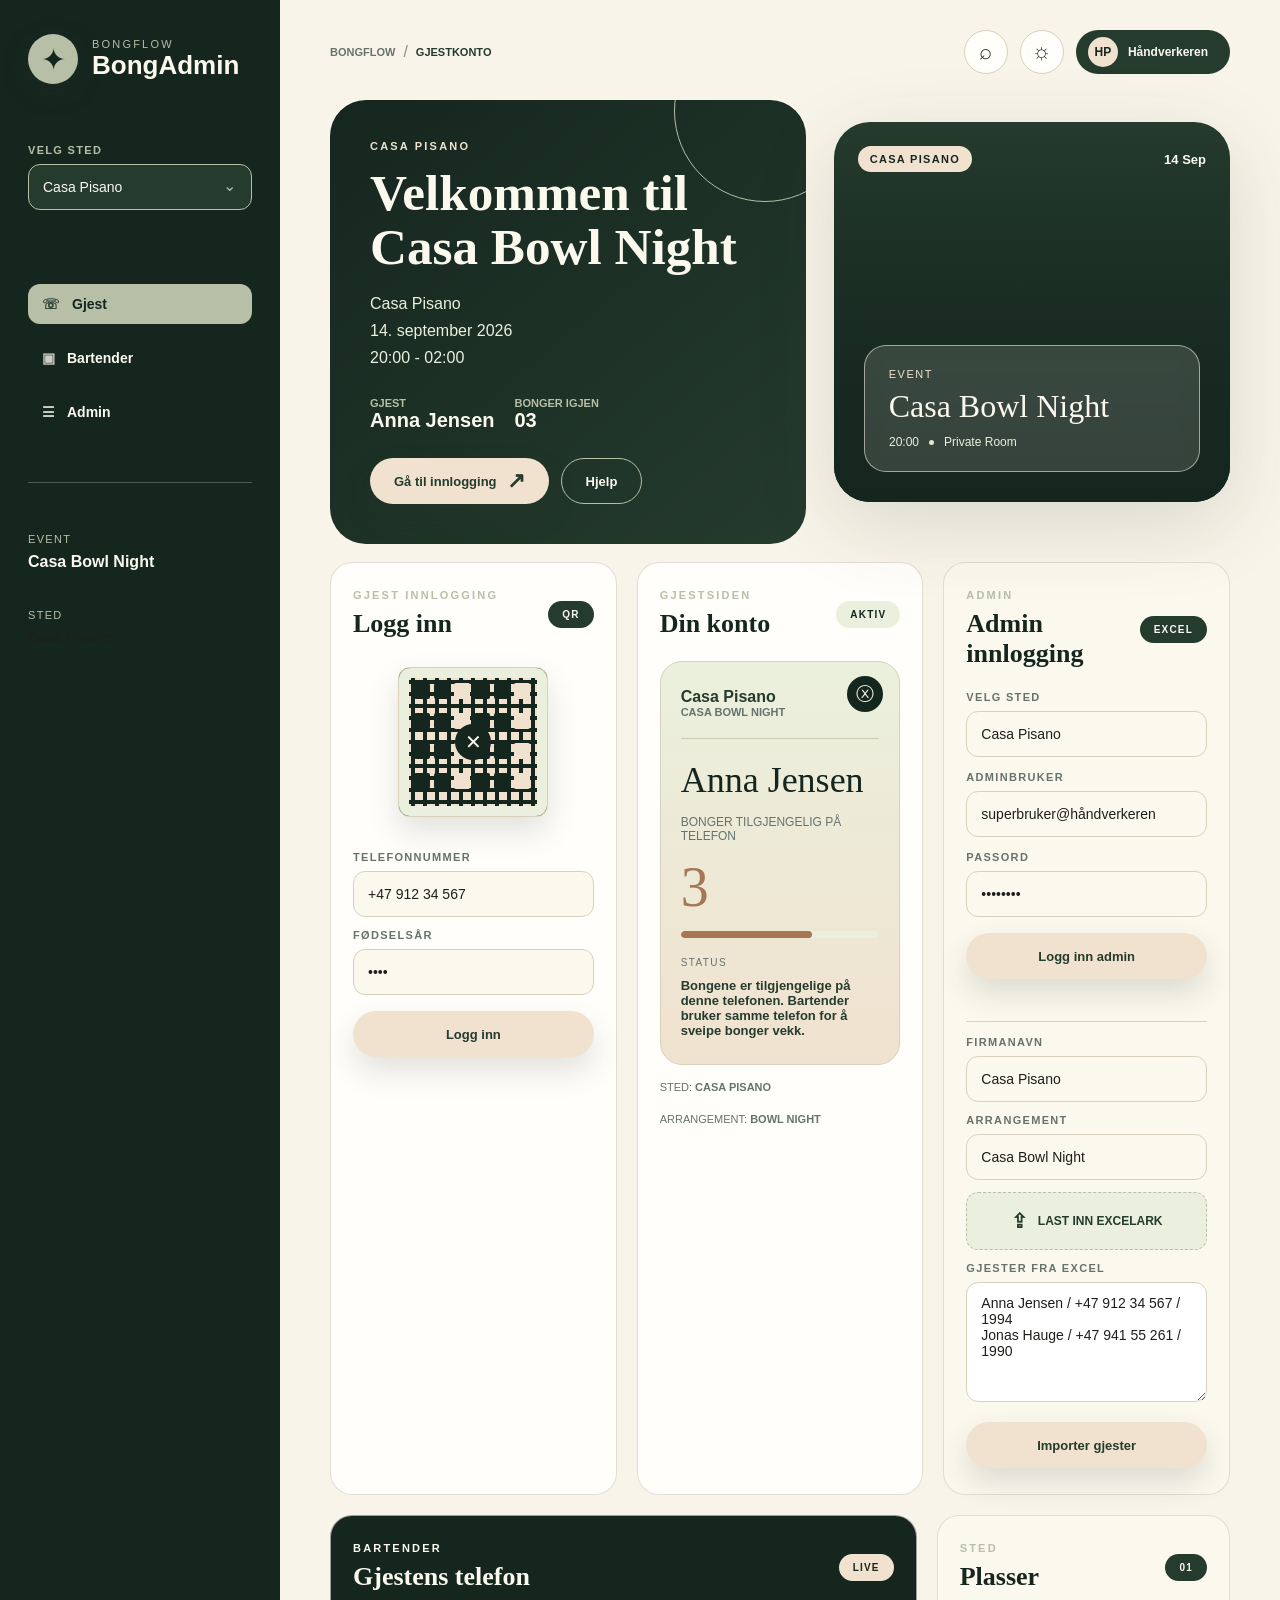
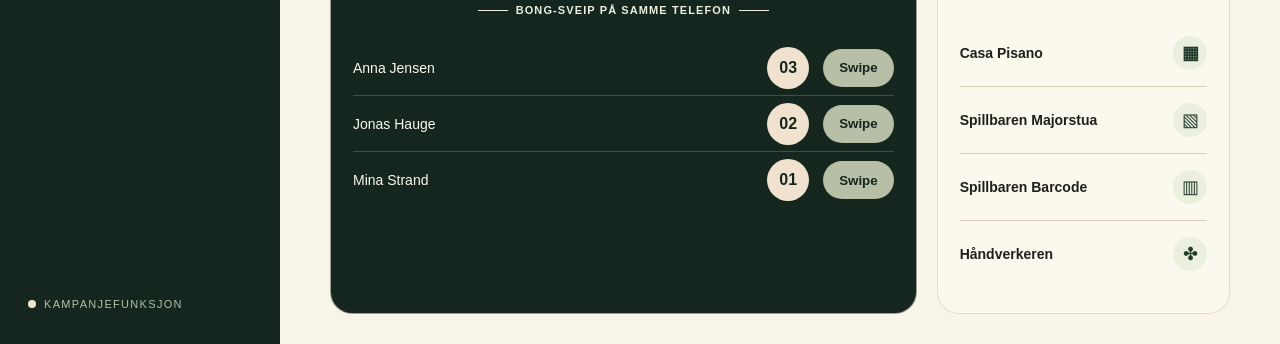
<file: index.html>
<!doctype html>
<html lang="no">
<head>
  <meta charset="UTF-8" />
  <meta name="viewport" content="width=device-width, initial-scale=1.0" />
  <title>BongFlow</title>
  <link rel="stylesheet" href="styles.css" />
</head>
<body>
  <div class="app-shell">
    <aside class="app-sidebar">
      <div class="brand-wrap">
        <div class="brand-mark">
          <span class="brand-icon">✦</span>
        </div>
        <div class="brand-copy">
          <span class="brand-kicker">BongFlow</span>
          <span class="brand-name">BongAdmin</span>
        </div>
      </div>

      <div class="location-wrap">
        <label class="input-label" for="locationSelect">Velg sted</label>
        <div class="select-wrap">
          <select id="locationSelect">
            <option value="casa" selected>Casa Pisano</option>
            <option value="majorstua">Spillbaren Majorstua</option>
            <option value="barcode">Spillbaren Barcode</option>
            <option value="håndverkeren">Håndverkeren</option>
          </select>
          <span class="select-icon">⌄</span>
        </div>
      </div>

      <nav class="main-nav">
        <a class="nav-link active" href="#">
          <span class="nav-icon">☏</span>
          <span class="nav-text">Gjest</span>
        </a>
        <a class="nav-link" href="#">
          <span class="nav-icon">▣</span>
          <span class="nav-text">Bartender</span>
        </a>
        <a class="nav-link" href="#">
          <span class="nav-icon">☰</span>
          <span class="nav-text">Admin</span>
        </a>
      </nav>

      <div class="sidebar-divider"></div>

      <div class="box-status">
        <span class="status-label">Event</span>
        <span class="status-value">Casa Bowl Night</span>
      </div>

      <div class="box-status small">
        <span class="status-label">Sted</span>
        <span class="status-value place-name">Casa Pisano</span>
      </div>

      <div class="sidebar-footer">
        <span class="footer-dot"></span>
        <span class="footer-label">Kampanjefunksjon</span>
      </div>
    </aside>

    <main class="app-main">
      <section class="topbar">
        <div class="crumbs-wrap">
          <span class="crumb">BongFlow</span>
          <span class="crumb-sep">/</span>
          <span class="crumb current">Gjestkonto</span>
        </div>

        <div class="top-actions">
          <button class="icon-button">
            <span class="icon-button-symbol">⌕</span>
          </button>
          <button class="icon-button">
            <span class="icon-button-symbol">☼</span>
          </button>
          <button class="user-button">
            <span class="user-avatar">HP</span>
            <span class="user-name">Håndverkeren</span>
          </button>
        </div>
      </section>

      <section class="hero">
        <section class="hero-left">
          <div class="hero-content">
            <span class="section-kicker" id="placeKicker">Casa Pisano</span>
            <h1 class="hero-title" id="heroTitle">Velkommen til Casa Bowl Night</h1>
            <p class="hero-copy" id="heroCopy">
              Casa Pisano<br />
              14. september 2026<br />
              20:00 - 02:00
            </p>

            <div class="hero-meta">
              <div class="meta-item">
                <span class="meta-label">Gjest</span>
                <span class="meta-value" id="guestName">Anna Jensen</span>
              </div>
              <div class="meta-item">
                <span class="meta-label">Bonger igjen</span>
                <span class="meta-value" id="bongCount">03</span>
              </div>
            </div>

            <div class="hero-actions">
              <button class="primary-button" id="openLogin">
                <span class="button-label">Gå til innlogging</span>
                <span class="button-icon">↗</span>
              </button>
              <button class="ghost-button">
                <span class="button-label">Hjelp</span>
              </button>
            </div>
          </div>
        </section>

        <section class="hero-right">
          <div class="image-frame">
            <div class="image-backdrop place-casa">
              <div class="image-overlay"></div>
              <div class="image-content">
                <span class="image-tag">Casa Pisano</span>
                <span class="image-date">14 Sep</span>
              </div>
              <div class="location-card">
                <span class="location-card-label">Event</span>
                <span class="location-card-title">Casa Bowl Night</span>
                <div class="location-card-row">
                  <span class="location-card-text">20:00</span>
                  <span class="location-card-dot"></span>
                  <span class="location-card-text">Private Room</span>
                </div>
              </div>
            </div>
          </div>
        </section>
      </section>

      <section class="dashboard-grid">
        <section class="panel guest-login-panel">
          <div class="panel-header">
            <div>
              <span class="section-kicker">Gjest innlogging</span>
              <h2>Logg inn</h2>
            </div>
            <span class="panel-badge">QR</span>
          </div>
          <div class="qr-wrap">
            <div class="qr-box">
              <span class="qr-grid">
                <span></span><span></span><span></span><span></span><span></span><span></span>
                <span></span><span></span><span></span><span></span><span></span><span></span>
                <span></span><span></span><span></span><span></span><span></span><span></span>
                <span></span><span></span><span></span><span></span><span></span><span></span>
              </span>
              <span class="qr-cross">✕</span>
            </div>
          </div>

          <div class="login-form">
            <div class="field-row">
              <label class="input-label" for="phone">Telefonnummer</label>
              <input class="input-text" id="phone" type="tel" value="+47 912 34 567" />
            </div>
            <div class="field-row">
              <label class="input-label" for="birthYear">Fødselsår</label>
              <input class="input-text" id="birthYear" type="password" value="1994" />
            </div>
            <div class="login-actions">
              <button class="primary-button wide" id="loginButton">
                <span class="button-label">Logg inn</span>
              </button>
            </div>
          </div>
        </section>

        <section class="panel guest-panel">
          <div class="panel-header">
            <div>
              <span class="section-kicker">Gjestsiden</span>
              <h2>Din konto</h2>
            </div>
            <span class="panel-badge light">Aktiv</span>
          </div>

          <div class="guest-card">
            <div class="guest-card-head">
              <span class="guest-company" id="companyName">Casa Pisano</span>
              <span class="guest-event" id="eventName">Casa Bowl Night</span>
            </div>
            <div class="guest-card-body">
              <span class="guest-name" id="guestNameCard">Anna Jensen</span>
              <span class="guest-detail">Bonger tilgjengelig på telefon</span>
              <span class="guest-bong-total" id="bongText">3</span>
              <div class="bong-bar">
                <span class="bong-bar-fill" id="bongBarFill" style="width: 66%;"></span>
              </div>
              <div class="bong-status">
                <span class="bong-status-label">Status</span>
                <span class="bong-status-message">Bongene er tilgjengelige på denne telefonen. Bartender bruker samme telefon for å sveipe bonger vekk.</span>
              </div>
            </div>
          </div>

          <div class="guest-card-footer">
            <span class="mini-data">Sted: <b id="placeName">Casa Pisano</b></span>
            <span class="mini-data">Arrangement: <b id="arrangementName">Bowl Night</b></span>
          </div>
        </section>

        <section class="panel admin-panel">
          <div class="panel-header">
            <div>
              <span class="section-kicker">Admin</span>
              <h2>Admin innlogging</h2>
            </div>
            <span class="panel-badge">EXCEL</span>
          </div>

          <div class="admin-login-form">
            <div class="field-row">
              <label class="input-label" for="adminLocation">Velg sted</label>
              <select class="input-text" id="adminLocation">
                <option>Casa Pisano</option>
                <option>Spillbaren Majorstua</option>
                <option>Spillbaren Barcode</option>
                <option>Håndverkeren</option>
              </select>
            </div>

            <div class="field-row">
              <label class="input-label" for="adminLoginUser">Adminbruker</label>
              <input class="input-text" id="adminLoginUser" value="superbruker@håndverkeren" />
            </div>

            <div class="field-row">
              <label class="input-label" for="adminLoginPassword">Passord</label>
              <input class="input-text" id="adminLoginPassword" type="password" value="••••••••" />
            </div>

            <div class="admin-actions">
              <button class="primary-button wide">
                <span class="button-label">Logg inn admin</span>
              </button>
            </div>
          </div>

          <div class="admin-form">
            <div class="divider-line"></div>
            <div class="field-row">
              <label class="input-label" for="adminCompany">Firmanavn</label>
              <input class="input-text" id="adminCompany" value="Casa Pisano" />
            </div>
            <div class="field-row">
              <label class="input-label" for="adminEvent">Arrangement</label>
              <input class="input-text" id="adminEvent" value="Casa Bowl Night" />
            </div>

            <div class="file-drop">
              <span class="file-icon">⇪</span>
              <span class="file-label">Last inn Excelark</span>
            </div>
            <div class="field-row">
              <label class="input-label" for="excelGuests">Gjester fra Excel</label>
              <textarea class="textarea" id="excelGuests">Anna Jensen / +47 912 34 567 / 1994
Jonas Hauge / +47 941 55 261 / 1990</textarea>
            </div>
            <div class="admin-actions">
              <button class="primary-button wide">
                <span class="button-label">Importer gjester</span>
              </button>
            </div>
          </div>
        </section>
      </section>

      <section class="bottom-grid">
        <section class="panel bartender-panel">
          <div class="panel-header">
            <div>
              <span class="section-kicker">Bartender</span>
              <h2>Gjestens telefon</h2>
            </div>
            <span class="panel-badge light">Live</span>
          </div>
          <div class="bartender-gesture">Bong-sveip på samme telefon</div>
          <div class="bong-list">
            <div class="bong-row">
              <span class="bong-name">Anna Jensen</span>
              <span class="bong-remaining" id="bongs-anna">03</span>
              <button class="bong-button" data-guest="Anna Jensen">Swipe</button>
            </div>
            <div class="bong-row">
              <span class="bong-name">Jonas Hauge</span>
              <span class="bong-remaining" id="bongs-jonas">02</span>
              <button class="bong-button" data-guest="Jonas Hauge">Swipe</button>
            </div>
            <div class="bong-row">
              <span class="bong-name">Mina Strand</span>
              <span class="bong-remaining" id="bongs-mina">01</span>
              <button class="bong-button" data-guest="Mina Strand">Swipe</button>
            </div>
          </div>
        </section>

        <section class="panel place-panel">
          <div class="panel-header">
            <div>
              <span class="section-kicker">Sted</span>
              <h2>Plasser</h2>
            </div>
            <span class="panel-badge">01</span>
          </div>
          <div class="place-list">
            <div class="place-row active">
              <span class="place-name">Casa Pisano</span>
              <span class="place-img">▦</span>
            </div>
            <div class="place-row">
              <span class="place-name">Spillbaren Majorstua</span>
              <span class="place-img">▧</span>
            </div>
            <div class="place-row">
              <span class="place-name">Spillbaren Barcode</span>
              <span class="place-img">▥</span>
            </div>
            <div class="place-row">
              <span class="place-name">Håndverkeren</span>
              <span class="place-img">✤</span>
            </div>
          </div>
        </section>
      </section>
    </main>
  </div>

  <script src="app.js"></script>
</body>
</html>
</file>
<file: styles.css>
* {
  box-sizing: border-box;
  -webkit-font-smoothing: antialiased;
}

:root {
  --page-bg: #f8f4e9;
  --panel-bg: #fffefb;
  --text: #1d201b;
  --muted: #66736d;
  --muted-light: #8a8d80;
  --line: #d8d1bd;
  --card: #ffffff;
  --sand: #f0e2cf;
  --sage: #b7bfa7;
  --sage-dark: #607158;
  --sage-deep: #253b2d;
  --sage-deep2: #15261f;
  --olive: #9ca374;
  --sage-soft: #eaf0dd;
  --tan: #c29f77;
  --clay: #a67655;
  --cream: #fbf8ee;
  --shadow: rgba(56, 63, 45, 0.15);
  --radius-l: 36px;
  --radius-m: 22px;
  --radius-s: 12px;
  --font: "Inter", "Avenir Next", "Segoe UI", Arial, sans-serif;
}

body {
  margin: 0;
  color: var(--text);
  background:
    radial-gradient(circle at 80% 10%, rgba(183, 191, 167, 0.2), transparent),
    radial-gradient(circle at 30% 80%, var(--sand), transparent),
    var(--page-bg);
  font-family: var(--font);
    min-height: 100vh;
}

.app-shell {
  min-height: 100vh;
  display: flex;
}

.app-sidebar {
  width: 280px;
  padding: 34px 28px;
  background: var(--sage-deep2);
  color: var(--cream);
  display: flex;
  flex-direction: column;
  gap: 30px;
}

.brand-wrap {
  display: flex;
  align-items: center;
  gap: 14px;
}

.brand-mark {
  width: 50px;
  height: 50px;
  border-radius: 50%;
  background: var(--sage);
  color: var(--sage-deep2);
  display: flex;
  align-items: center;
  justify-content: center;
  box-shadow: 0 8px 30px var(--shadow);
}

.brand-icon {
  font-size: 30px;
}

.brand-copy {
  display: flex;
  flex-direction: column;
}

.brand-kicker {
  font-size: 11px;
  text-transform: uppercase;
  letter-spacing: 0.2em;
  color: var(--sage);
}

.brand-name {
  font-size: 26px;
  font-weight: 700;
}

.location-wrap {
  margin: 30px 0 14px;
}

.input-label {
  display: block;
  font-size: 11px;
  font-weight: 700;
  color: var(--muted);
  text-transform: uppercase;
  letter-spacing: 0.12em;
  margin-bottom: 8px;
}

.location-wrap .input-label,
.location-wrap .select-wrap {
  color: var(--cream);
}

.location-wrap .input-label {
  color: var(--sage);
}

.select-wrap {
  position: relative;
}

select,
.input-text,
.textarea {
  width: 100%;
  height: 46px;
  border-radius: var(--radius-s);
  border: 1px solid var(--line);
  background: var(--card);
  color: var(--text);
  font-family: var(--font);
  font-size: 14px;
  padding: 12px 14px;
}

select {
  appearance: none;
  background: var(--sage-deep);
  color: var(--cream);
  border-color: var(--sage);
}

.select-icon {
  position: absolute;
  right: 16px;
  top: 12px;
  color: var(--sage);
  pointer-events: none;
}

.main-nav {
  margin-top: 30px;
  display: flex;
  flex-direction: column;
  gap: 14px;
}

.nav-link {
  text-decoration: none;
  color: var(--cream);
  display: flex;
  align-items: center;
  gap: 12px;
  padding: 12px 14px;
  border-radius: var(--radius-s);
  font-size: 14px;
  font-weight: 700;
  transition: background 300ms ease, color 300ms ease, transform 300ms ease;
}

.nav-link .nav-icon {
  opacity: 0.8;
}

.nav-link.active,
.nav-link:hover {
  background: var(--sage);
  color: var(--sage-deep2);
}

.nav-link.active .nav-icon,
.nav-link:hover .nav-icon {
  color: var(--sage-deep2);
}

.sidebar-divider {
  height: 1px;
  background: rgba(255,255,255,0.24);
  margin: 20px 0;
}

.box-status {
  display: flex;
  flex-direction: column;
  gap: 8px;
}

.status-label {
  color: var(--sage);
  font-size: 11px;
  text-transform: uppercase;
  letter-spacing: 0.12em;
}

.status-value {
  font-size: 16px;
  font-weight: 700;
}

.box-status.small {
  margin-top: 8px;
}

.sidebar-footer {
  margin-top: auto;
  display: flex;
  align-items: center;
  gap: 8px;
  color: var(--sage);
  font-size: 11px;
  text-transform: uppercase;
  letter-spacing: 0.12em;
}

.footer-dot {
  width: 8px;
  height: 8px;
  background: var(--sand);
  border-radius: 50%;
}

.app-main {
  flex: 1;
  padding: 30px 50px;
  background: var(--page-bg);
}

.topbar {
  display: flex;
  align-items: center;
  justify-content: space-between;
}

.crumbs-wrap {
  display: flex;
  align-items: center;
  gap: 8px;
}

.crumb {
  font-size: 11px;
  text-transform: uppercase;
  color: var(--muted);
  font-weight: 700;
}

.crumb.current {
  color: var(--sage-deep);
}

.crumb-sep {
  color: var(--muted-light);
}

.top-actions {
  display: flex;
  align-items: center;
  gap: 12px;
}

.icon-button {
  width: 44px;
  height: 44px;
  border-radius: 50%;
  border: 1px solid var(--line);
  background: var(--panel-bg);
  color: var(--sage-deep);
  font-size: 22px;
}

.user-button {
  border: none;
  background: var(--sage-deep);
  color: var(--cream);
  border-radius: 30px;
  height: 44px;
  padding: 0 22px 0 12px;
  display: flex;
  align-items: center;
  gap: 10px;
}

.user-avatar {
  width: 30px;
  height: 30px;
  display: flex;
  align-items: center;
  justify-content: center;
  border-radius: 50%;
  background: var(--sand);
  color: var(--sage-deep2);
  font-size: 12px;
  font-weight: 800;
}

.user-name {
  font-size: 12px;
  font-weight: 700;
}

.hero {
  margin: 26px 0 18px;
  display: grid;
  grid-template-columns: minmax(440px, 1.2fr) minmax(340px, 1fr);
  gap: 28px;
  align-items: center;
}

.hero-left {
  background: linear-gradient(140deg, var(--sage-deep2), var(--sage-deep));
  color: var(--cream);
  border-radius: var(--radius-l);
  padding: 40px;
  min-height: 285px;
  position: relative;
  overflow: hidden;
}

.hero-left::after {
  content: "";
  position: absolute;
  width: 180px;
  height: 180px;
  border-radius: 50%;
  border: 1px solid var(--sage);
  right: -50px;
  top: -80px;
  filter: blur(0.4px);
}

.section-kicker {
  display: block;
  font-size: 11px;
  color: var(--sage);
  text-transform: uppercase;
  font-weight: 700;
  letter-spacing: 0.20em;
}

.hero-left .section-kicker {
  color: var(--sand);
}

.hero-title {
  font-family: "Georgia", serif;
  font-size: clamp(46px, 4vw, 58px);
  line-height: 1.05;
  color: var(--cream);
  margin: 14px 0 16px;
  max-width: 620px;
}

.hero-copy {
  max-width: 480px;
  color: var(--sage-soft);
  font-size: 16px;
  line-height: 1.7;
}

.hero-meta {
  margin-top: 26px;
  display: flex;
  align-items: center;
  gap: 20px;
}

.meta-item {
  display: flex;
  flex-direction: column;
}

.meta-label {
  font-size: 11px;
  color: var(--sage);
  text-transform: uppercase;
  font-weight: 700;
}

.meta-value {
  font-size: 20px;
  color: var(--cream);
  font-weight: 800;
}

.hero-actions {
  display: flex;
  gap: 12px;
  align-items: center;
  margin-top: 26px;
}

.primary-button,
.ghost-button {
  height: 46px;
  padding: 0 24px;
  border-radius: 24px;
  font-family: var(--font);
  font-size: 13px;
  font-weight: 700;
  display: flex;
  align-items: center;
  justify-content: center;
  gap: 10px;
  cursor: pointer;
}

.primary-button {
  border: none;
  color: var(--sage-deep);
  background: var(--sand);
  box-shadow: 0 14px 30px var(--shadow);
}

.ghost-button {
  background: transparent;
  border: 1px solid var(--sage);
  color: var(--cream);
}

.button-label {
  color: inherit;
}

.button-icon {
  font-size: 22px;
}

.hero-right {
  min-height: 400px;
}

.image-frame {
  min-height: 380px;
  border-radius: var(--radius-l);
  background: var(--sage-deep);
  overflow: hidden;
  box-shadow: 0 22px 80px var(--shadow);
  position: relative;
}

.image-backdrop {
  min-height: 380px;
  background-size: cover;
  background-position: center;
  position: relative;
  color: var(--cream);
}

.place-casa {
  background-image:
    linear-gradient(180deg, transparent, rgba(21,38,31,0.8)),
    url("https://images.unsplash.com/photo-1414235077428-338989a2e8c0?auto=format&fit=crop&w=1200&q=80");
}

.place-majorstua {
  background-image:
    linear-gradient(180deg, transparent, rgba(21,38,31,0.7)),
    url("https://images.unsplash.com/photo-1514933651103-005eec06c04b?auto=format&fit=crop&w=1200&q=80");
}

.place-barcode {
  background-image:
    linear-gradient(180deg, transparent, rgba(21,38,31,0.7)),
    url("https://images.unsplash.com/photo-1559339352-11d035aa65de?auto=format&fit=crop&w=1200&q=80");
}

.place-handverkeren {
  background-image:
    linear-gradient(180deg, transparent, rgba(21,38,31,0.7)),
    url("https://images.unsplash.com/photo-1504674900247-0877df9cc836?auto=format&fit=crop&w=1200&q=80");
}

.image-overlay {
  position: absolute;
  inset: 0;
  background: linear-gradient(180deg, transparent, var(--sage-deep2));
}

.image-content {
  position: absolute;
  top: 24px;
  left: 24px;
  right: 24px;
  display: flex;
  align-items: center;
  justify-content: space-between;
}

.image-tag {
  background: var(--sand);
  color: var(--sage-deep2);
  padding: 7px 12px;
  border-radius: 20px;
  font-size: 11px;
  font-weight: 900;
  letter-spacing: 0.12em;
  text-transform: uppercase;
}

.image-date {
  font-size: 13px;
  font-weight: 800;
}

.location-card {
  position: absolute;
  left: 30px;
  right: 30px;
  bottom: 30px;
  padding: 22px 24px;
  background: rgba(251,248,238,0.14);
  border: 1px solid rgba(251,248,238,0.55);
  backdrop-filter: blur(8px);
  border-radius: var(--radius-m);
}

.location-card-label {
  display: block;
  font-size: 11px;
  color: var(--sand);
  text-transform: uppercase;
  letter-spacing: 0.14em;
}

.location-card-title {
  display: block;
  margin-top: 8px;
  font-family: "Georgia", serif;
  color: var(--cream);
  font-size: 32px;
}

.location-card-row {
  display: flex;
  align-items: center;
  gap: 10px;
  margin-top: 10px;
  color: var(--sage-soft);
  font-size: 12px;
}

.location-card-dot {
  width: 5px;
  height: 5px;
  background: var(--sand);
  border-radius: 50%;
}

.dashboard-grid {
  display: grid;
  grid-template-columns: repeat(3, minmax(260px, 1fr));
  gap: 20px;
  align-items: stretch;
}

.panel {
  background: var(--panel-bg);
  border-radius: var(--radius-m);
  padding: 26px 22px;
  border: 1px solid rgba(215,210,196,0.7);
  box-shadow: 0 8px 30px transparent;
}

.panel-header {
  display: flex;
  align-items: center;
  justify-content: space-between;
}

.panel-header h2 {
  font-family: "Georgia", serif;
  font-size: 26px;
  color: var(--sage-deep2);
  margin: 8px 0 0;
}

.panel-badge {
  background: var(--sage-deep);
  color: var(--cream);
  padding: 8px 14px;
  border-radius: 20px;
  font-size: 10px;
  font-weight: 700;
  letter-spacing: 0.12em;
  text-transform: uppercase;
}

.panel-badge.light {
  background: var(--sage-soft);
  color: var(--sage-deep2);
}

.guest-login-panel {
  align-self: stretch;
}

.admin-login-form {
  margin-top: 22px;
  padding-bottom: 22px;
}

.admin-login-form .field-row {
  margin-top: 14px;
}

.divider-line {
  height: 1px;
  background: var(--line);
  margin: 20px 0 14px;
}

.qr-wrap {
  display: flex;
  align-items: center;
  justify-content: center;
  padding: 28px 0 16px;
}

.qr-box {
  position: relative;
  width: 150px;
  height: 150px;
  background: repeating-linear-gradient(90deg, var(--sage-deep2) 0, var(--sage-deep2) 4px, transparent 4px, transparent 12px), repeating-linear-gradient(0deg, var(--sage-deep2) 0, var(--sage-deep2) 4px, transparent 4px, transparent 12px), var(--sand);
  border-radius: var(--radius-s);
  border: 1px solid var(--line);
  box-shadow: inset 0 0 0 10px var(--sage-soft), 0 14px 30px var(--shadow);
  display: flex;
  align-items: center;
  justify-content: center;
}

.qr-grid {
  display: grid;
  grid-template-columns: repeat(6, 1fr);
  gap: 2px;
  width: 118px;
  height: 118px;
}

.qr-grid span {
  width: 16px;
  height: 16px;
  border-radius: 2px;
  background: var(--sage-deep2);
}

.qr-grid span:nth-child(3n) {
  background: var(--sand);
}

.qr-cross {
  position: absolute;
  width: 36px;
  height: 36px;
  border-radius: 50%;
  background: var(--sage-deep2);
  color: var(--cream);
  font-size: 20px;
  display: flex;
  align-items: center;
  justify-content: center;
}

.login-form,
.admin-form {
  margin-top: 18px;
}

.field-row {
  margin: 12px 0;
}

.field-row label {
  color: var(--muted);
}

.input-text {
  color: var(--text);
  background: var(--cream);
}

.input-text:focus,
.textarea:focus {
  outline: none;
  border-color: var(--sage-deep);
}

.textarea {
  min-height: 120px;
  height: auto;
  resize: vertical;
  font-family: var(--font);
}

.login-actions,
.admin-actions {
  margin-top: 16px;
}

.wide {
  width: 100%;
}

.guest-panel {
  height: auto;
}

.guest-card {
  margin-top: 22px;
  padding: 26px 20px;
  background: linear-gradient(180deg, var(--sage-soft), var(--sand));
  border-radius: var(--radius-m);
  border: 1px solid var(--line);
  position: relative;
}

.guest-card::after {
  content: "\24E7";
  position: absolute;
  right: 16px;
  top: 14px;
  width: 36px;
  height: 36px;
  border-radius: 50%;
  background: var(--sage-deep2);
  color: var(--cream);
  display: flex;
  align-items: center;
  justify-content: center;
  font-size: 18px;
}

.guest-card-head {
  display: flex;
  flex-wrap: wrap;
  align-items: center;
  justify-content: space-between;
}

.guest-company {
  font-size: 16px;
  color: var(--sage-deep);
  font-weight: 900;
}

.guest-event {
  font-size: 11px;
  color: var(--muted);
  text-transform: uppercase;
  font-weight: 800;
}

.guest-card-body {
  margin-top: 20px;
  border-top: 1px solid rgba(95,104,74,0.25);
  padding-top: 20px;
}

.guest-name {
  display: block;
  font-family: "Georgia", serif;
  font-size: 36px;
  color: var(--sage-deep2);
}

.guest-detail {
  display: block;
  color: var(--muted);
  font-size: 12px;
  text-transform: uppercase;
  margin-top: 14px;
}

.guest-bong-total {
  display: block;
  font-family: "Georgia", serif;
  font-size: 56px;
  color: var(--clay);
  line-height: 1;
  margin: 16px 0 16px;
}

.bong-bar {
  height: 7px;
  background: var(--sage-soft);
  border-radius: 7px;
  overflow: hidden;
  margin-top: 10px;
}

.bong-bar-fill {
  display: block;
  height: 100%;
  background: var(--clay);
  border-radius: 7px;
}

.bong-status {
  margin-top: 14px;
}

.bong-status-label {
  display: inline-block;
  font-size: 10px;
  letter-spacing: 0.14em;
  color: var(--muted);
  text-transform: uppercase;
}

.bong-status-message {
  display: block;
  margin-top: 8px;
  font-size: 13px;
  color: var(--sage-deep);
  font-weight: 700;
}

.guest-card-footer {
  margin-top: 16px;
  display: flex;
  flex-wrap: wrap;
  gap: 20px;
  color: var(--muted);
}

.mini-data {
  font-size: 11px;
  text-transform: uppercase;
}

.admin-panel {
  background: var(--cream);
}

.file-drop {
  background: var(--sage-soft);
  border-radius: var(--radius-s);
  border: 1px dashed var(--sage);
  height: 58px;
  display: flex;
  align-items: center;
  justify-content: center;
  gap: 10px;
  color: var(--sage-deep);
  font-size: 12px;
  font-weight: 800;
  text-transform: uppercase;
}

.file-icon {
  font-size: 20px;
}

.bottom-grid {
  margin-top: 20px;
  display: grid;
  grid-template-columns: 2fr 1fr;
  gap: 20px;
}

.bartender-panel {
  background: var(--sage-deep2);
}

.bartender-panel .section-kicker,
.bartender-panel h2 {
  color: var(--cream);
}

.bartender-panel .panel-badge {
  background: var(--sand);
  color: var(--sage-deep2);
}

.bong-list {
  margin-top: 24px;
}

.bong-row {
  display: flex;
  align-items: center;
  min-height: 56px;
  color: var(--cream);
  border-bottom: 1px solid rgba(255,255,255,0.18);
}

.bong-row:last-child {
  border-bottom: none;
}

.bong-name {
  flex: 1;
  font-size: 14px;
  color: var(--cream);
}

.bong-remaining {
  width: 42px;
  height: 42px;
  border-radius: 50%;
  display: flex;
  align-items: center;
  justify-content: center;
  background: var(--sand);
  color: var(--sage-deep2);
  font-weight: 900;
}

.bong-button {
  margin-left: 14px;
  height: 38px;
  padding: 0 16px;
  border-radius: 20px;
  border: none;
  background: var(--sage);
  color: var(--sage-deep2);
  font-family: var(--font);
  font-weight: 800;
  cursor: pointer;
}

.bong-button:hover {
  background: var(--sand);
}

.bartender-gesture {
  display: flex;
  align-items: center;
  justify-content: center;
  gap: 8px;
  margin-top: 12px;
  color: var(--sage-soft);
  font-size: 11px;
  font-weight: 800;
  letter-spacing: 0.1em;
  text-transform: uppercase;
}

.bartender-gesture::before,
.bartender-gesture::after {
  content: "";
  display: inline-block;
  width: 30px;
  height: 1px;
  background: var(--sage-soft);
}

.place-panel {
  background: var(--cream);
}

.place-list {
  margin-top: 28px;
}

.place-row {
  display: flex;
  align-items: center;
  gap: 14px;
  justify-content: space-between;
  padding: 16px 0;
  border-bottom: 1px solid var(--line);
}

.place-row:last-child {
  border-bottom: none;
}

.place-row.active {
  color: var(--sage-deep);
  font-weight: 800;
}

.place-name {
  font-size: 14px;
  font-weight: 700;
  color: var(--text);
}

.place-img {
  width: 34px;
  height: 34px;
  border-radius: 50%;
  display: flex;
  align-items: center;
  justify-content: center;
  background: var(--sage-soft);
  color: var(--sage-deep);
  font-size: 18px;
}

@media (max-width: 1100px) {
  .app-shell {
    flex-wrap: wrap;
  }

  .app-sidebar {
    width: 100%;
  }

  .hero,
  .dashboard-grid,
  .bottom-grid {
    grid-template-columns: 1fr;
  }

  .hero-left {
    min-height: auto;
  }

  .hero-right {
    min-height: auto;
  }
}
</file>
